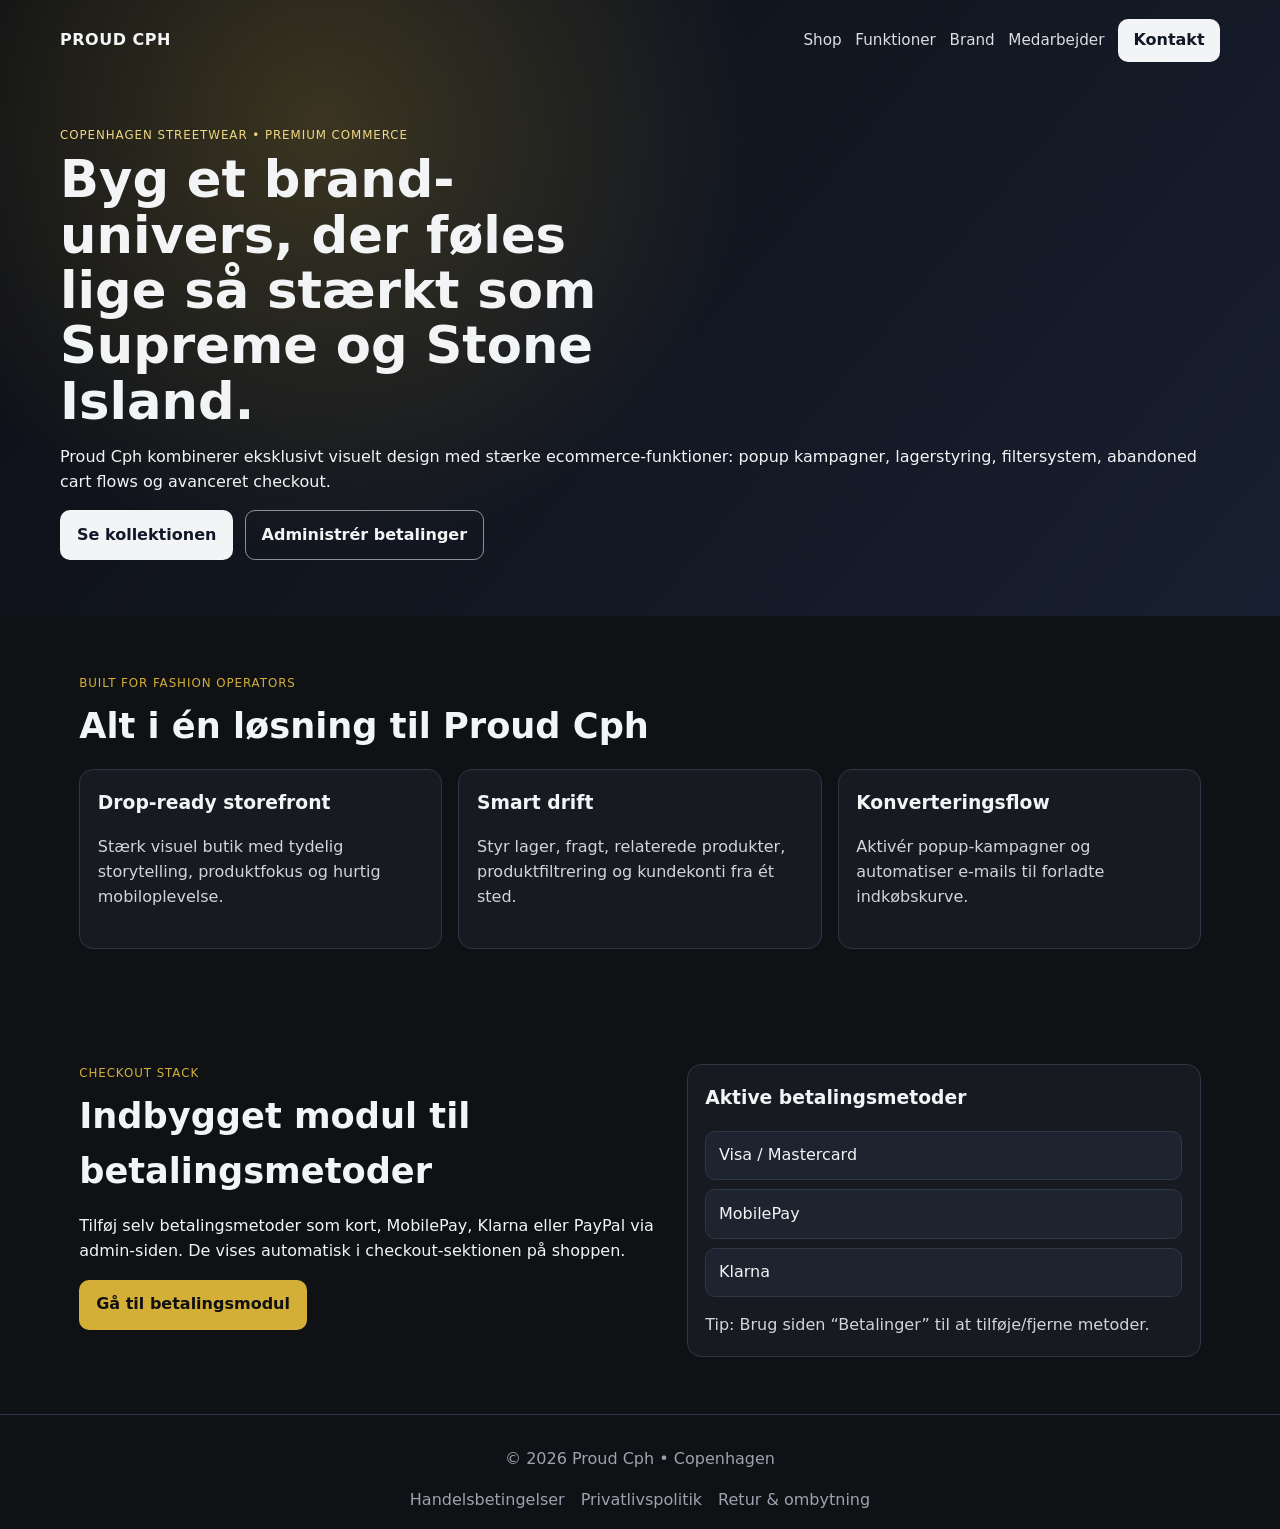
<file: index.html>
<!doctype html>
<html lang="da">
  <head>
    <meta charset="UTF-8" />
    <meta name="viewport" content="width=device-width, initial-scale=1.0" />
    <title>Proud Cph | Premium Streetwear Platform</title>
    <meta name="description" content="Proud Cph er et premium streetwear brand med fokus på kvalitet, drops og en stærk digital købsoplevelse." />
    <meta property="og:title" content="Proud Cph" />
    <meta property="og:description" content="Premium streetwear fra København." />
    <meta property="og:type" content="website" />
    <meta property="og:url" content="https://proudcph.com/" />
    <link rel="canonical" href="https://proudcph.com/" />
    <link rel="manifest" href="site.webmanifest" />
    <link rel="stylesheet" href="styles.css" />
  </head>
  <body>
    <header class="hero hero-image">
      <nav class="nav">
        <a class="logo" href="index.html">Proud Cph</a>
        <div class="nav-actions">
          <a class="nav-link" href="shop.html">Shop</a>
          <a class="nav-link" href="funktioner.html">Funktioner</a>
          <a class="nav-link" href="om-os.html">Brand</a>
          <a class="nav-link" href="medarbejder.html">Medarbejder</a>
          <a class="btn btn-small btn-light" href="kontakt.html">Kontakt</a>
        </div>
      </nav>

      <div class="hero-content">
        <p class="eyebrow">Copenhagen streetwear • premium commerce</p>
        <h1>Byg et brand-univers, der føles lige så stærkt som Supreme og Stone Island.</h1>
        <p>
          Proud Cph kombinerer eksklusivt visuelt design med stærke ecommerce-funktioner:
          popup kampagner, lagerstyring, filtersystem, abandoned cart flows og avanceret checkout.
        </p>
        <div class="hero-cta">
          <a class="btn btn-light" href="shop.html">Se kollektionen</a>
          <a class="btn btn-outline" href="betalinger.html">Administrér betalinger</a>
        </div>
      </div>
    </header>

    <main>
      <section class="section">
        <div class="section-heading">
          <p class="eyebrow dark">Built for fashion operators</p>
          <h2>Alt i én løsning til Proud Cph</h2>
        </div>
        <div class="cards three-up">
          <article class="card feature">
            <h3>Drop-ready storefront</h3>
            <p>Stærk visuel butik med tydelig storytelling, produktfokus og hurtig mobiloplevelse.</p>
          </article>
          <article class="card feature">
            <h3>Smart drift</h3>
            <p>Styr lager, fragt, relaterede produkter, produktfiltrering og kundekonti fra ét sted.</p>
          </article>
          <article class="card feature">
            <h3>Konverteringsflow</h3>
            <p>Aktivér popup-kampagner og automatiser e-mails til forladte indkøbskurve.</p>
          </article>
        </div>
      </section>

      <section class="section split">
        <div>
          <p class="eyebrow dark">Checkout stack</p>
          <h2>Indbygget modul til betalingsmetoder</h2>
          <p>
            Tilføj selv betalingsmetoder som kort, MobilePay, Klarna eller PayPal via admin-siden.
            De vises automatisk i checkout-sektionen på shoppen.
          </p>
          <a class="btn btn-dark" href="betalinger.html">Gå til betalingsmodul</a>
        </div>
        <div class="card payment-preview">
          <h3>Aktive betalingsmetoder</h3>
          <ul id="paymentMethodsPreview" class="method-list"></ul>
          <p class="muted">Tip: Brug siden “Betalinger” til at tilføje/fjerne metoder.</p>
        </div>
      </section>
    </main>

    <footer class="footer">
      <p>© <span id="year"></span> Proud Cph • Copenhagen</p>
      <p class="footer-links">
        <a href="handelsbetingelser.html">Handelsbetingelser</a>
        <a href="privatlivspolitik.html">Privatlivspolitik</a>
        <a href="retur.html">Retur & ombytning</a>
      </p>
    </footer>

    <script src="script.js"></script>
  </body>
</html>
</file>
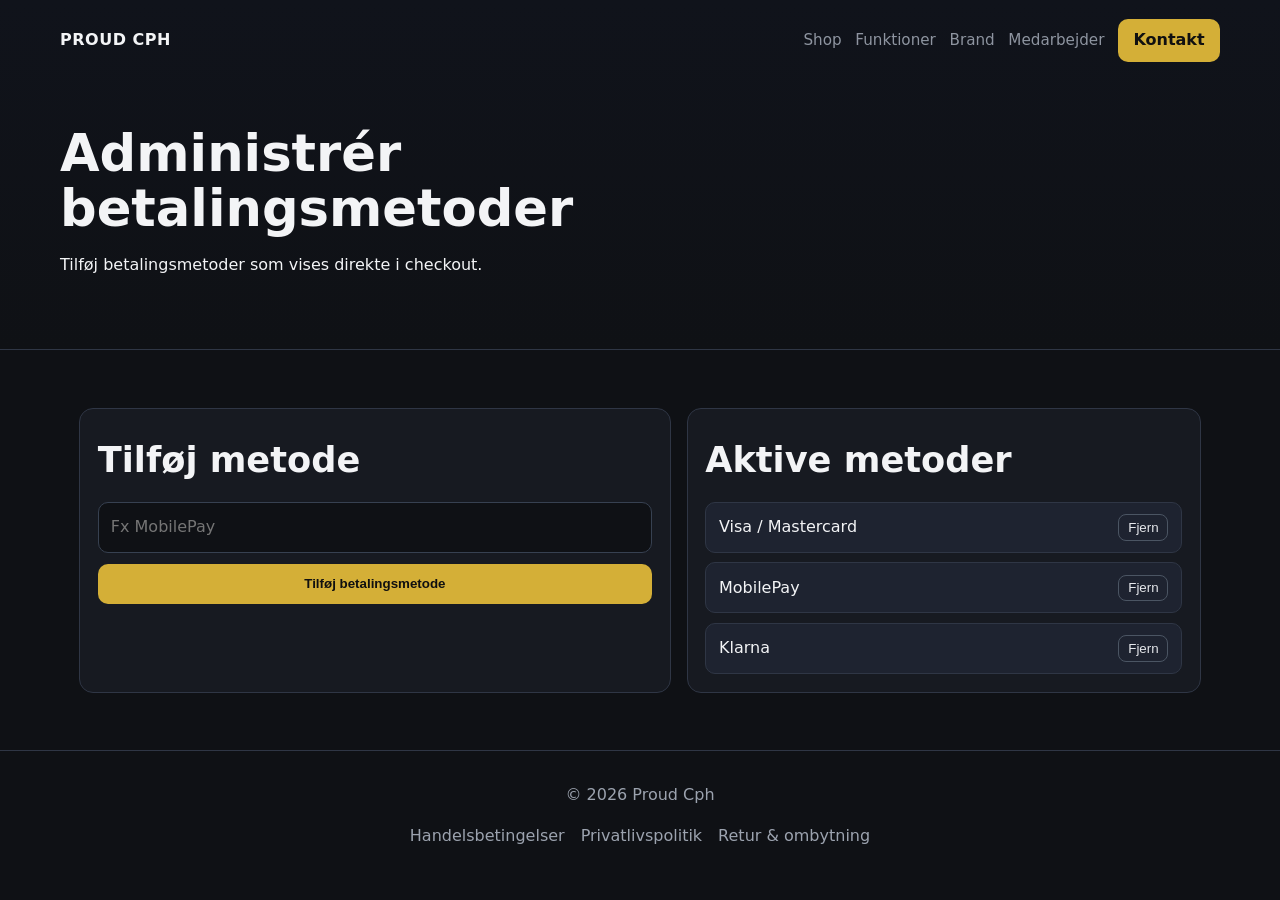
<file: betalinger.html>
<!doctype html>
<html lang="da">
  <head>
    <meta charset="UTF-8" />
    <meta name="viewport" content="width=device-width, initial-scale=1.0" />
    <title>Betalingsmetoder | Proud Cph</title>
    <meta name="description" content="Administrér betalingsmetoder for Proud Cph checkout." />
    <link rel="manifest" href="site.webmanifest" />
    <link rel="stylesheet" href="styles.css" />
  </head>
  <body>
    <header class="sub-hero">
      <nav class="nav nav-light">
        <a class="logo" href="index.html">Proud Cph</a>
        <div class="nav-actions">
          <a class="nav-link dark" href="shop.html">Shop</a>
          <a class="nav-link dark" href="funktioner.html">Funktioner</a>
          <a class="nav-link dark" href="om-os.html">Brand</a>
          <a class="nav-link dark" href="medarbejder.html">Medarbejder</a>
          <a class="btn btn-small btn-dark" href="kontakt.html">Kontakt</a>
        </div>
      </nav>
      <div class="sub-hero-content">
        <h1>Administrér betalingsmetoder</h1>
        <p>Tilføj betalingsmetoder som vises direkte i checkout.</p>
      </div>
    </header>

    <main class="section split">
      <section class="card">
        <h2>Tilføj metode</h2>
        <form id="paymentForm" class="contact-form" onsubmit="return false;">
          <input id="paymentName" type="text" placeholder="Fx MobilePay" required />
          <button id="addPaymentBtn" class="btn btn-dark" type="submit">Tilføj betalingsmetode</button>
          <p class="status" id="paymentStatus"></p>
        </form>
      </section>

      <section class="card">
        <h2>Aktive metoder</h2>
        <ul id="paymentMethodsAdmin" class="method-list"></ul>
      </section>
    </main>

    <footer class="footer">
      <p>© <span id="year"></span> Proud Cph</p>
      <p class="footer-links">
        <a href="handelsbetingelser.html">Handelsbetingelser</a>
        <a href="privatlivspolitik.html">Privatlivspolitik</a>
        <a href="retur.html">Retur & ombytning</a>
      </p>
    </footer>
    <script src="script.js"></script>
  </body>
</html>
</file>
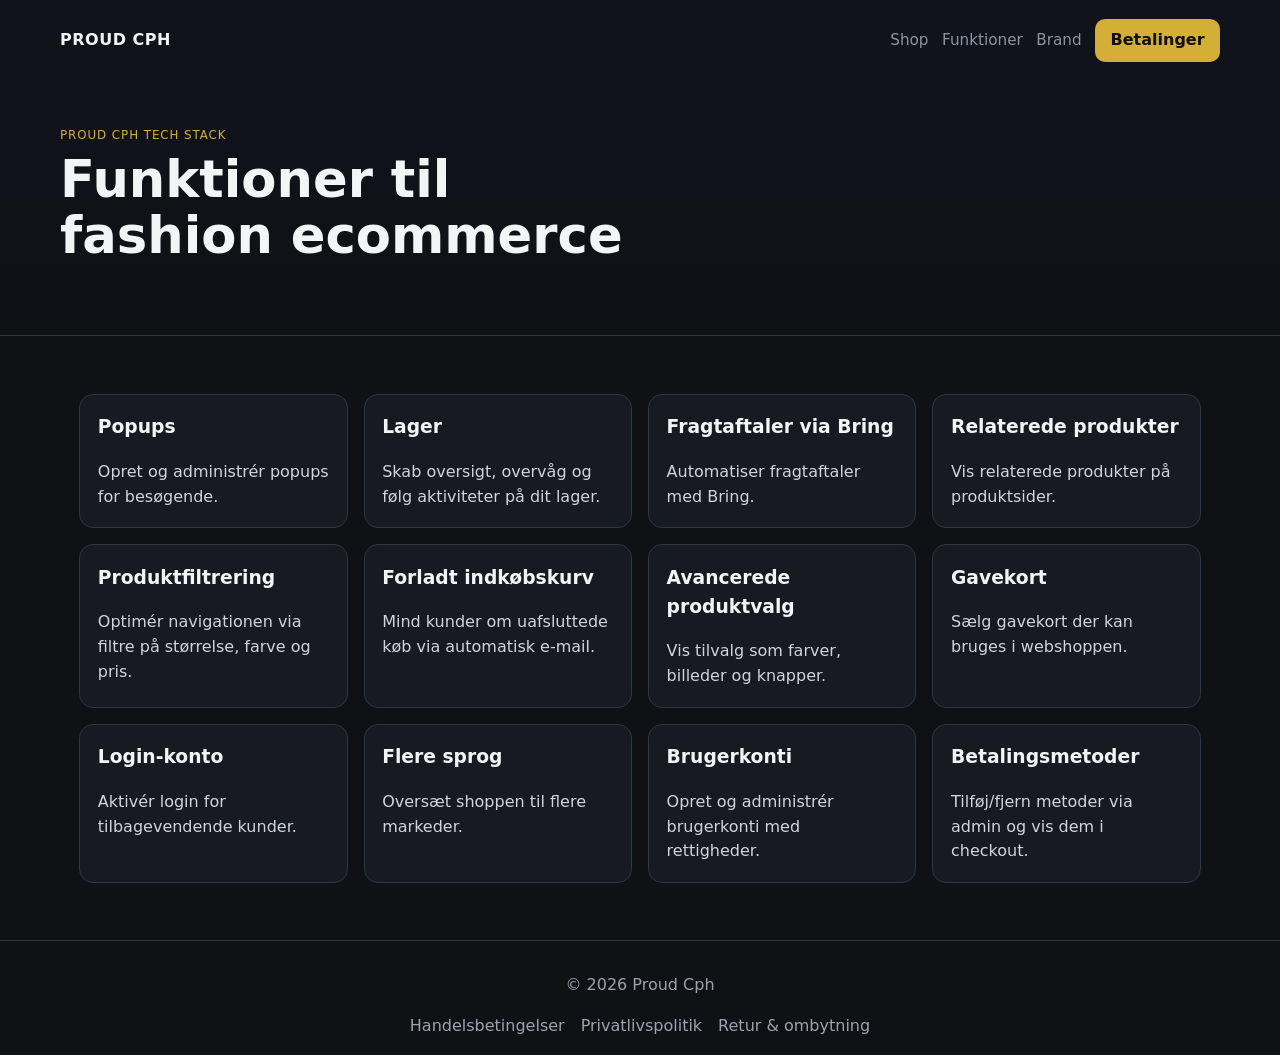
<file: funktioner.html>
<!doctype html>
<html lang="da">
  <head>
    <meta charset="UTF-8" />
    <meta name="viewport" content="width=device-width, initial-scale=1.0" />
    <title>Funktioner | Proud Cph</title>
    <meta name="description" content="Alle ecommerce-funktioner som driver Proud Cph online." />
    <link rel="manifest" href="site.webmanifest" />
    <link rel="stylesheet" href="styles.css" />
  </head>
  <body>
    <header class="sub-hero">
      <nav class="nav nav-light">
        <a class="logo" href="index.html">Proud Cph</a>
        <div class="nav-actions">
          <a class="nav-link dark" href="shop.html">Shop</a>
          <a class="nav-link dark" href="funktioner.html">Funktioner</a>
          <a class="nav-link dark" href="om-os.html">Brand</a>
          <a class="btn btn-small btn-dark" href="betalinger.html">Betalinger</a>
        </div>
      </nav>
      <div class="sub-hero-content">
        <p class="eyebrow dark">Proud Cph tech stack</p>
        <h1>Funktioner til fashion ecommerce</h1>
      </div>
    </header>

    <main class="section">
      <div class="cards">
        <article class="card"><h3>Popups</h3><p>Opret og administrér popups for besøgende.</p></article>
        <article class="card"><h3>Lager</h3><p>Skab oversigt, overvåg og følg aktiviteter på dit lager.</p></article>
        <article class="card"><h3>Fragtaftaler via Bring</h3><p>Automatiser fragtaftaler med Bring.</p></article>
        <article class="card"><h3>Relaterede produkter</h3><p>Vis relaterede produkter på produktsider.</p></article>
        <article class="card"><h3>Produktfiltrering</h3><p>Optimér navigationen via filtre på størrelse, farve og pris.</p></article>
        <article class="card"><h3>Forladt indkøbskurv</h3><p>Mind kunder om uafsluttede køb via automatisk e-mail.</p></article>
        <article class="card"><h3>Avancerede produktvalg</h3><p>Vis tilvalg som farver, billeder og knapper.</p></article>
        <article class="card"><h3>Gavekort</h3><p>Sælg gavekort der kan bruges i webshoppen.</p></article>
        <article class="card"><h3>Login-konto</h3><p>Aktivér login for tilbagevendende kunder.</p></article>
        <article class="card"><h3>Flere sprog</h3><p>Oversæt shoppen til flere markeder.</p></article>
        <article class="card"><h3>Brugerkonti</h3><p>Opret og administrér brugerkonti med rettigheder.</p></article>
        <article class="card"><h3>Betalingsmetoder</h3><p>Tilføj/fjern metoder via admin og vis dem i checkout.</p></article>
      </div>
    </main>

    <footer class="footer">
      <p>© <span id="year"></span> Proud Cph</p>
      <p class="footer-links">
        <a href="handelsbetingelser.html">Handelsbetingelser</a>
        <a href="privatlivspolitik.html">Privatlivspolitik</a>
        <a href="retur.html">Retur & ombytning</a>
      </p>
    </footer>
    <script src="script.js"></script>
  </body>
</html>
</file>
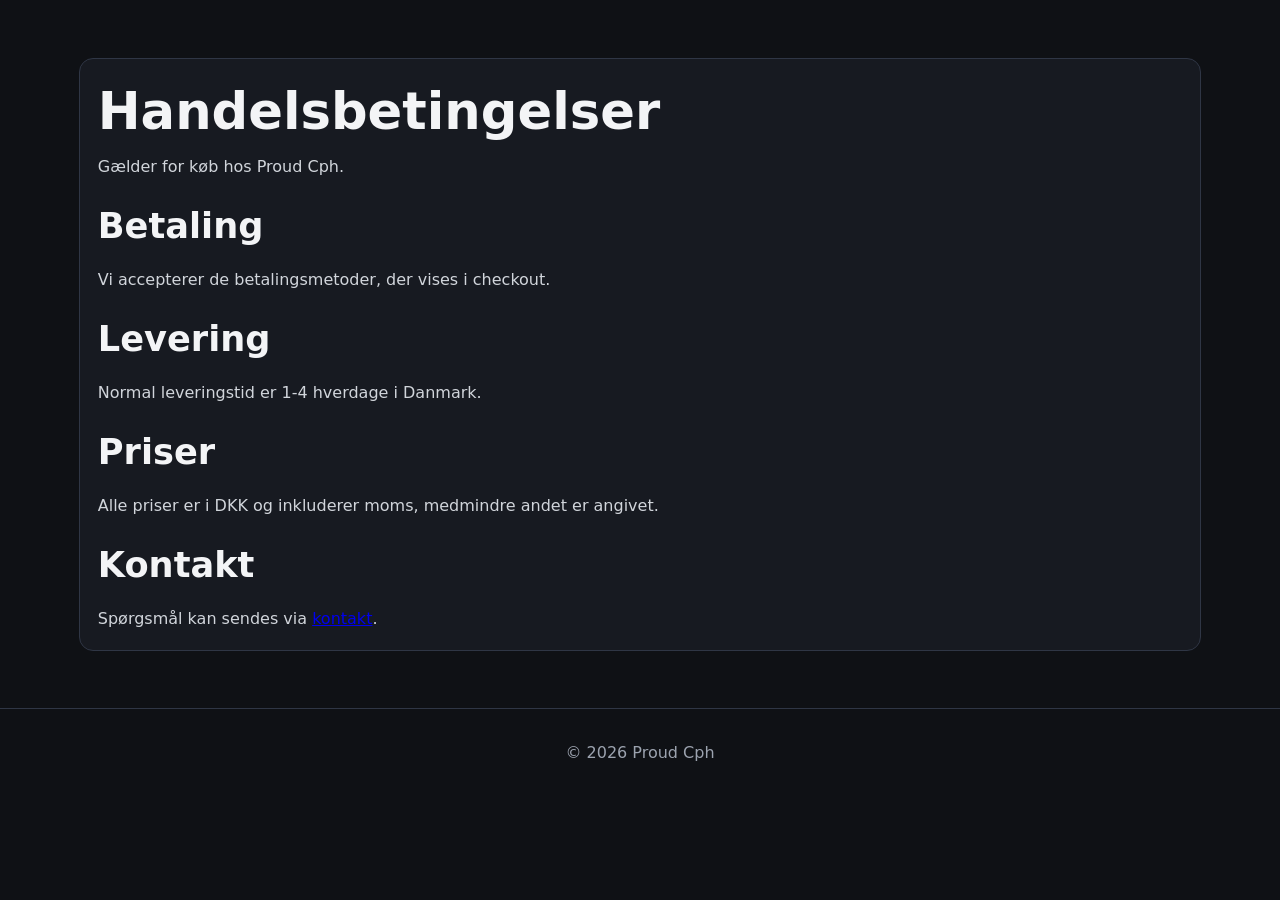
<file: handelsbetingelser.html>
<!doctype html>
<html lang="da">
  <head>
    <meta charset="UTF-8" />
    <meta name="viewport" content="width=device-width, initial-scale=1.0" />
    <title>Handelsbetingelser | Proud Cph</title>
    <meta name="description" content="Handelsbetingelser for køb hos Proud Cph." />
    <link rel="manifest" href="site.webmanifest" />
    <link rel="stylesheet" href="styles.css" />
  </head>
  <body>
    <main class="section">
      <section class="card legal">
        <h1>Handelsbetingelser</h1>
        <p>Gælder for køb hos Proud Cph.</p>
        <h2>Betaling</h2>
        <p>Vi accepterer de betalingsmetoder, der vises i checkout.</p>
        <h2>Levering</h2>
        <p>Normal leveringstid er 1-4 hverdage i Danmark.</p>
        <h2>Priser</h2>
        <p>Alle priser er i DKK og inkluderer moms, medmindre andet er angivet.</p>
        <h2>Kontakt</h2>
        <p>Spørgsmål kan sendes via <a href="kontakt.html">kontakt</a>.</p>
      </section>
    </main>
    <footer class="footer"><p>© <span id="year"></span> Proud Cph</p></footer>
    <script src="script.js"></script>
  </body>
</html>
</file>
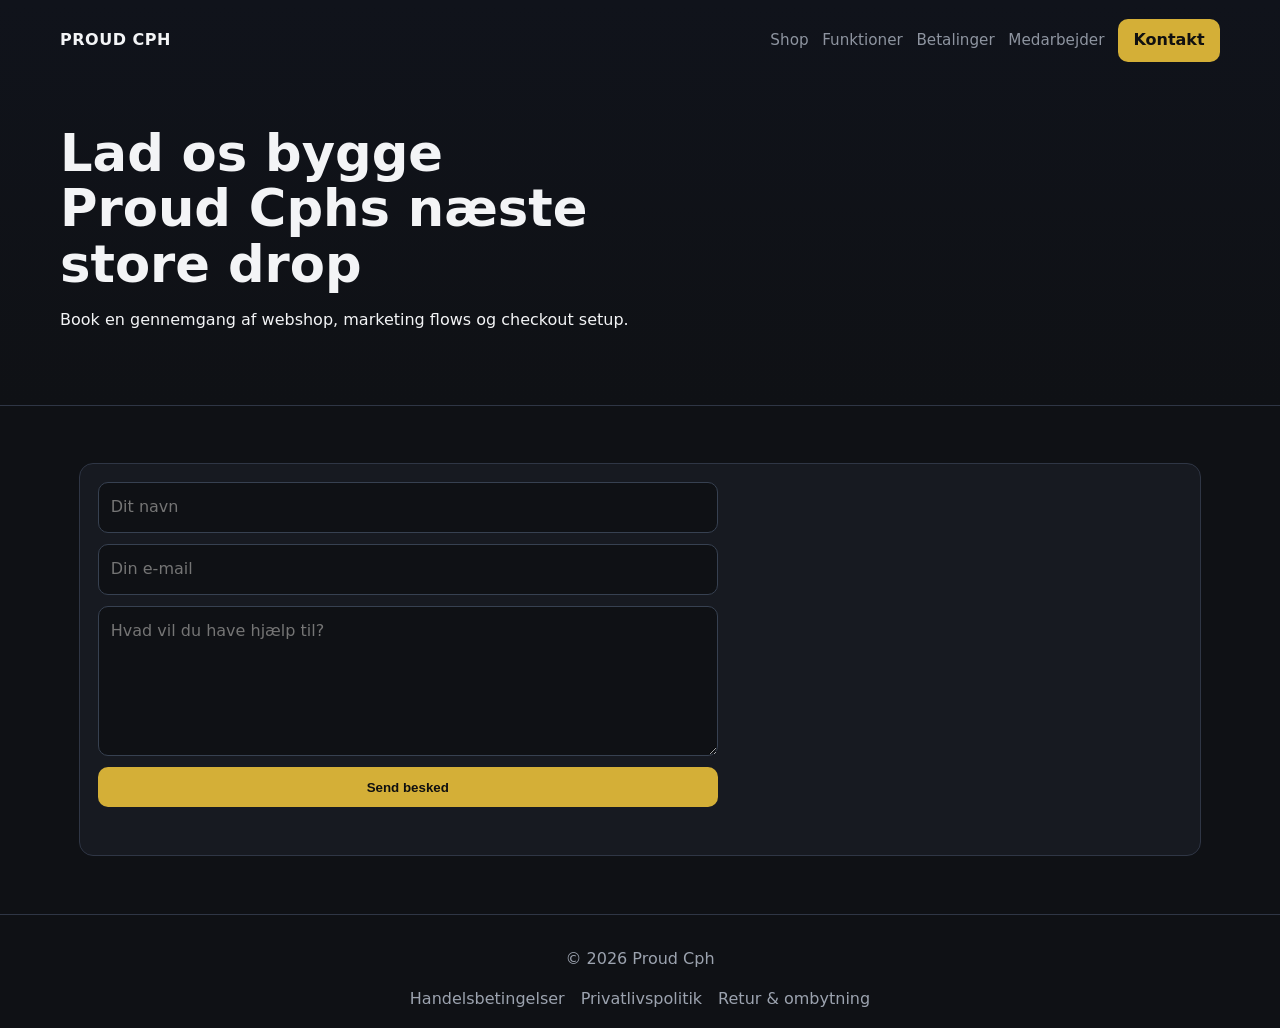
<file: kontakt.html>
<!doctype html>
<html lang="da">
  <head>
    <meta charset="UTF-8" />
    <meta name="viewport" content="width=device-width, initial-scale=1.0" />
    <title>Kontakt | Proud Cph</title>
    <meta name="description" content="Kontakt Proud Cph for samarbejde, support eller pressehenvendelser." />
    <link rel="manifest" href="site.webmanifest" />
    <link rel="stylesheet" href="styles.css" />
  </head>
  <body>
    <header class="sub-hero">
      <nav class="nav nav-light">
        <a class="logo" href="index.html">Proud Cph</a>
        <div class="nav-actions">
          <a class="nav-link dark" href="shop.html">Shop</a>
          <a class="nav-link dark" href="funktioner.html">Funktioner</a>
          <a class="nav-link dark" href="betalinger.html">Betalinger</a>
          <a class="nav-link dark" href="medarbejder.html">Medarbejder</a>
          <a class="btn btn-small btn-dark" href="kontakt.html">Kontakt</a>
        </div>
      </nav>
      <div class="sub-hero-content">
        <h1>Lad os bygge Proud Cphs næste store drop</h1>
        <p>Book en gennemgang af webshop, marketing flows og checkout setup.</p>
      </div>
    </header>

    <main class="section">
      <section class="card">
        <form class="contact-form" onsubmit="return false;">
          <input type="text" id="name" placeholder="Dit navn" required />
          <input type="email" id="email" placeholder="Din e-mail" required />
          <textarea id="message" rows="5" placeholder="Hvad vil du have hjælp til?"></textarea>
          <button class="btn btn-dark" type="submit" id="sendBtn">Send besked</button>
          <p class="status" id="status"></p>
        </form>
      </section>
    </main>

    <footer class="footer">
      <p>© <span id="year"></span> Proud Cph</p>
      <p class="footer-links">
        <a href="handelsbetingelser.html">Handelsbetingelser</a>
        <a href="privatlivspolitik.html">Privatlivspolitik</a>
        <a href="retur.html">Retur & ombytning</a>
      </p>
    </footer>
    <script src="script.js"></script>
  </body>
</html>
</file>
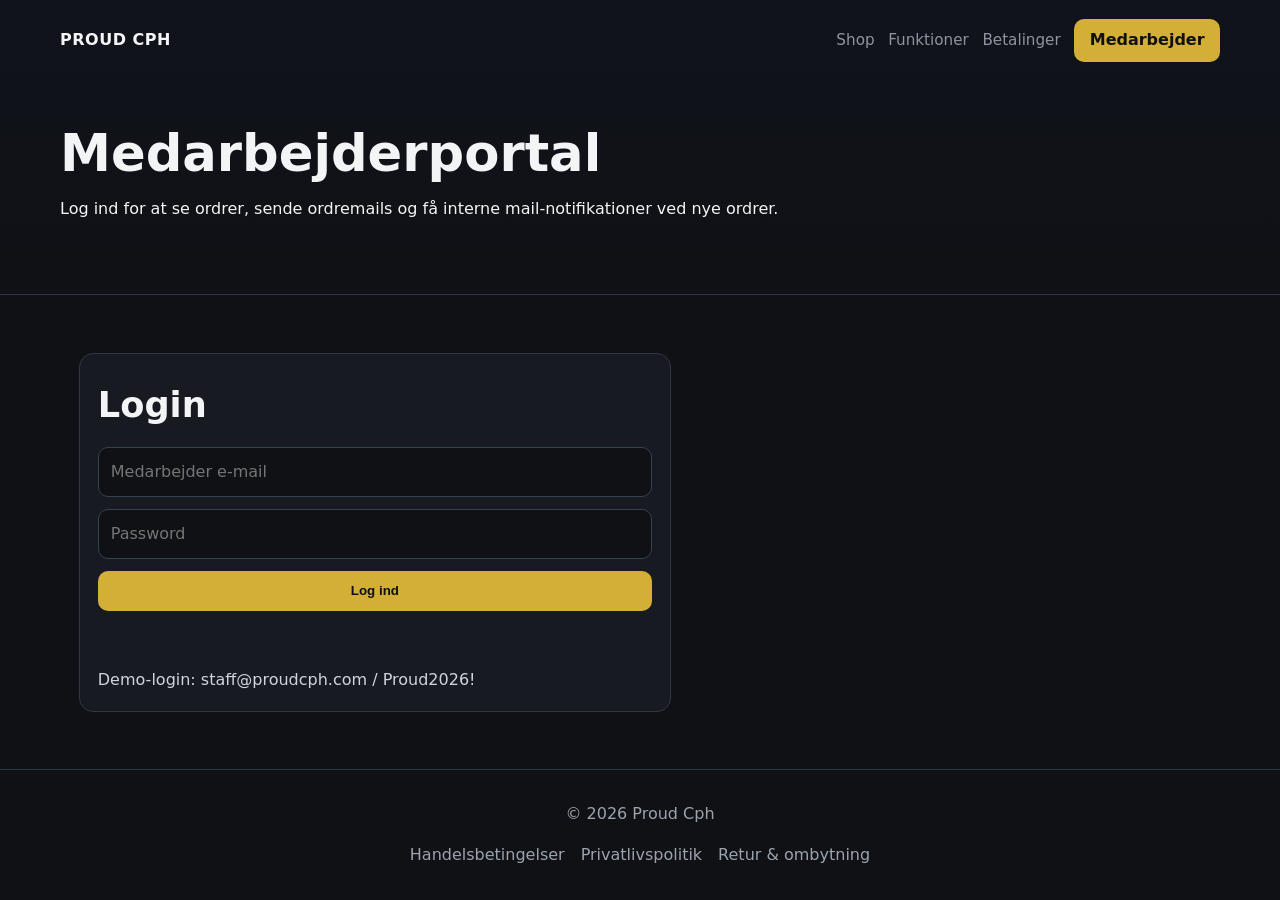
<file: medarbejder.html>
<!doctype html>
<html lang="da">
  <head>
    <meta charset="UTF-8" />
    <meta name="viewport" content="width=device-width, initial-scale=1.0" />
    <title>Medarbejderportal | Proud Cph</title>
    <meta name="description" content="Intern medarbejderportal til ordreoverblik og mail-udsendelser." />
    <link rel="manifest" href="site.webmanifest" />
    <link rel="stylesheet" href="styles.css" />
  </head>
  <body>
    <header class="sub-hero">
      <nav class="nav nav-light">
        <a class="logo" href="index.html">Proud Cph</a>
        <div class="nav-actions">
          <a class="nav-link dark" href="shop.html">Shop</a>
          <a class="nav-link dark" href="funktioner.html">Funktioner</a>
          <a class="nav-link dark" href="betalinger.html">Betalinger</a>
          <a class="btn btn-small btn-dark" href="medarbejder.html">Medarbejder</a>
        </div>
      </nav>
      <div class="sub-hero-content">
        <h1>Medarbejderportal</h1>
        <p>Log ind for at se ordrer, sende ordremails og få interne mail-notifikationer ved nye ordrer.</p>
      </div>
    </header>

    <main class="section split">
      <section class="card" id="employeeLoginCard">
        <h2>Login</h2>
        <form id="employeeLoginForm" class="contact-form" onsubmit="return false;">
          <input type="email" id="employeeEmail" placeholder="Medarbejder e-mail" required />
          <input type="password" id="employeePassword" placeholder="Password" required />
          <button class="btn btn-dark" type="submit">Log ind</button>
          <p class="status" id="employeeLoginStatus"></p>
          <p class="muted">Demo-login: staff@proudcph.com / Proud2026!</p>
        </form>
      </section>

      <section class="card hidden" id="employeeDashboard">
        <div class="dashboard-head">
          <h2>Ordreoversigt</h2>
          <button class="remove-btn" type="button" id="employeeLogoutBtn">Log ud</button>
        </div>
        <div class="table-wrap">
          <table class="order-table">
            <thead>
              <tr>
                <th>Ordre</th>
                <th>Kunde</th>
                <th>Total</th>
                <th>Status</th>
                <th>Mail</th>
              </tr>
            </thead>
            <tbody id="employeeOrdersBody"></tbody>
          </table>
        </div>
        
        <section class="card" id="notifySettingsCard">
          <h3>Mail-notifikationer</h3>
          <form id="notifyEmailForm" class="contact-form" onsubmit="return false;">
            <input type="email" id="notifyEmailInput" placeholder="Notifikationsmail (fx ops@proudcph.com)" required />
            <button class="btn btn-dark" type="submit">Gem notifikationsmail</button>
            <p class="status" id="notifyEmailStatus"></p>
          </form>
        </section>

        <div class="dashboard-actions">
          <button class="btn btn-dark" type="button" id="sendAllOrderMailsBtn">Send alle ordremails</button>
          <p class="status" id="employeeMailStatus"></p>
        </div>
        <h3>Mail-log</h3>
        <ul class="method-list" id="employeeMailLog"></ul>
      </section>
    </main>

    <footer class="footer">
      <p>© <span id="year"></span> Proud Cph</p>
      <p class="footer-links">
        <a href="handelsbetingelser.html">Handelsbetingelser</a>
        <a href="privatlivspolitik.html">Privatlivspolitik</a>
        <a href="retur.html">Retur & ombytning</a>
      </p>
    </footer>

    <script src="script.js"></script>
  </body>
</html>
</file>
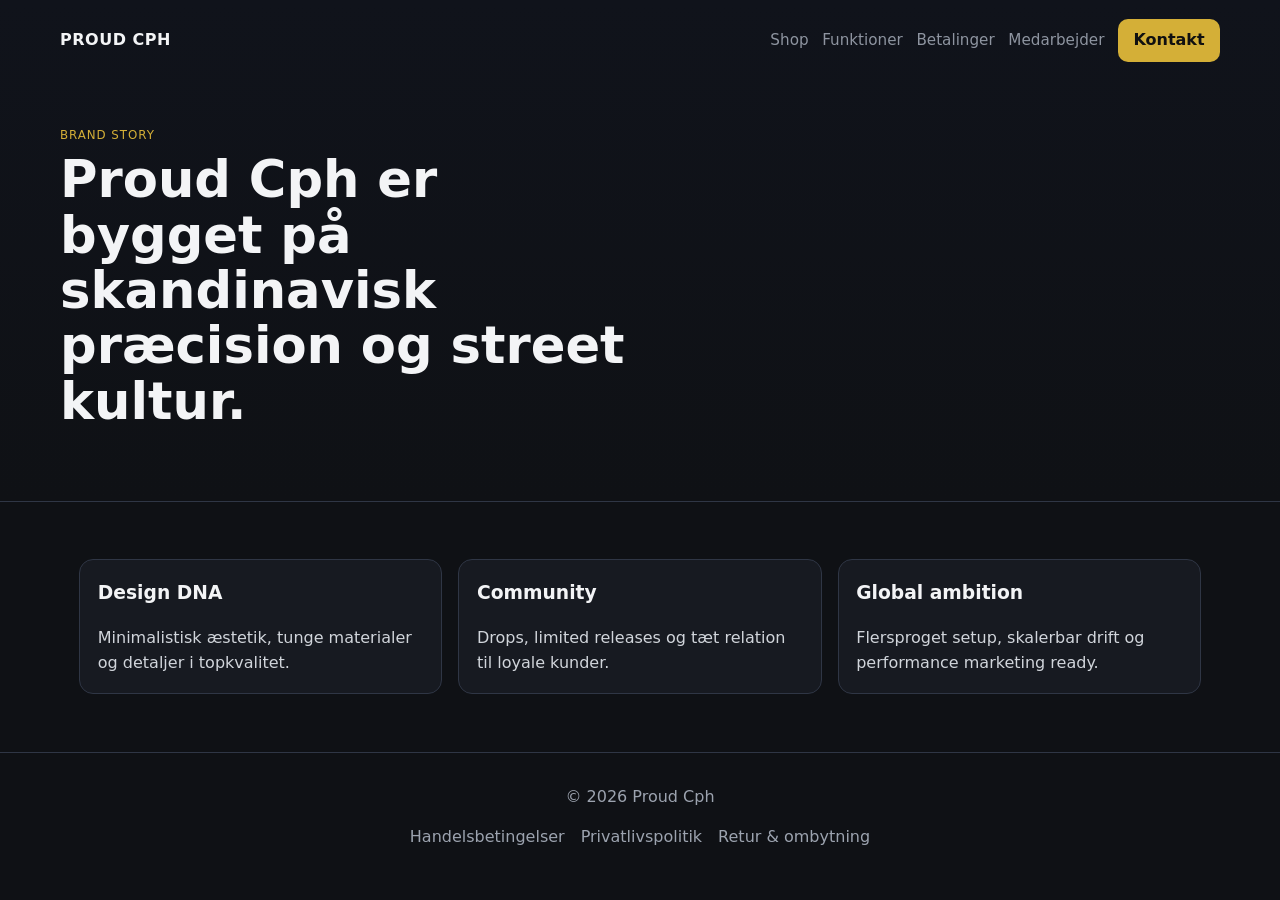
<file: om-os.html>
<!doctype html>
<html lang="da">
  <head>
    <meta charset="UTF-8" />
    <meta name="viewport" content="width=device-width, initial-scale=1.0" />
    <title>Brand | Proud Cph</title>
    <meta name="description" content="Historien bag Proud Cph og vores brand-DNA." />
    <link rel="manifest" href="site.webmanifest" />
    <link rel="stylesheet" href="styles.css" />
  </head>
  <body>
    <header class="sub-hero">
      <nav class="nav nav-light">
        <a class="logo" href="index.html">Proud Cph</a>
        <div class="nav-actions">
          <a class="nav-link dark" href="shop.html">Shop</a>
          <a class="nav-link dark" href="funktioner.html">Funktioner</a>
          <a class="nav-link dark" href="betalinger.html">Betalinger</a>
          <a class="nav-link dark" href="medarbejder.html">Medarbejder</a>
          <a class="btn btn-small btn-dark" href="kontakt.html">Kontakt</a>
        </div>
      </nav>
      <div class="sub-hero-content">
        <p class="eyebrow dark">Brand story</p>
        <h1>Proud Cph er bygget på skandinavisk præcision og street kultur.</h1>
      </div>
    </header>

    <main class="section">
      <div class="cards three-up">
        <article class="card"><h3>Design DNA</h3><p>Minimalistisk æstetik, tunge materialer og detaljer i topkvalitet.</p></article>
        <article class="card"><h3>Community</h3><p>Drops, limited releases og tæt relation til loyale kunder.</p></article>
        <article class="card"><h3>Global ambition</h3><p>Flersproget setup, skalerbar drift og performance marketing ready.</p></article>
      </div>
    </main>

    <footer class="footer">
      <p>© <span id="year"></span> Proud Cph</p>
      <p class="footer-links">
        <a href="handelsbetingelser.html">Handelsbetingelser</a>
        <a href="privatlivspolitik.html">Privatlivspolitik</a>
        <a href="retur.html">Retur & ombytning</a>
      </p>
    </footer>
    <script src="script.js"></script>
  </body>
</html>
</file>
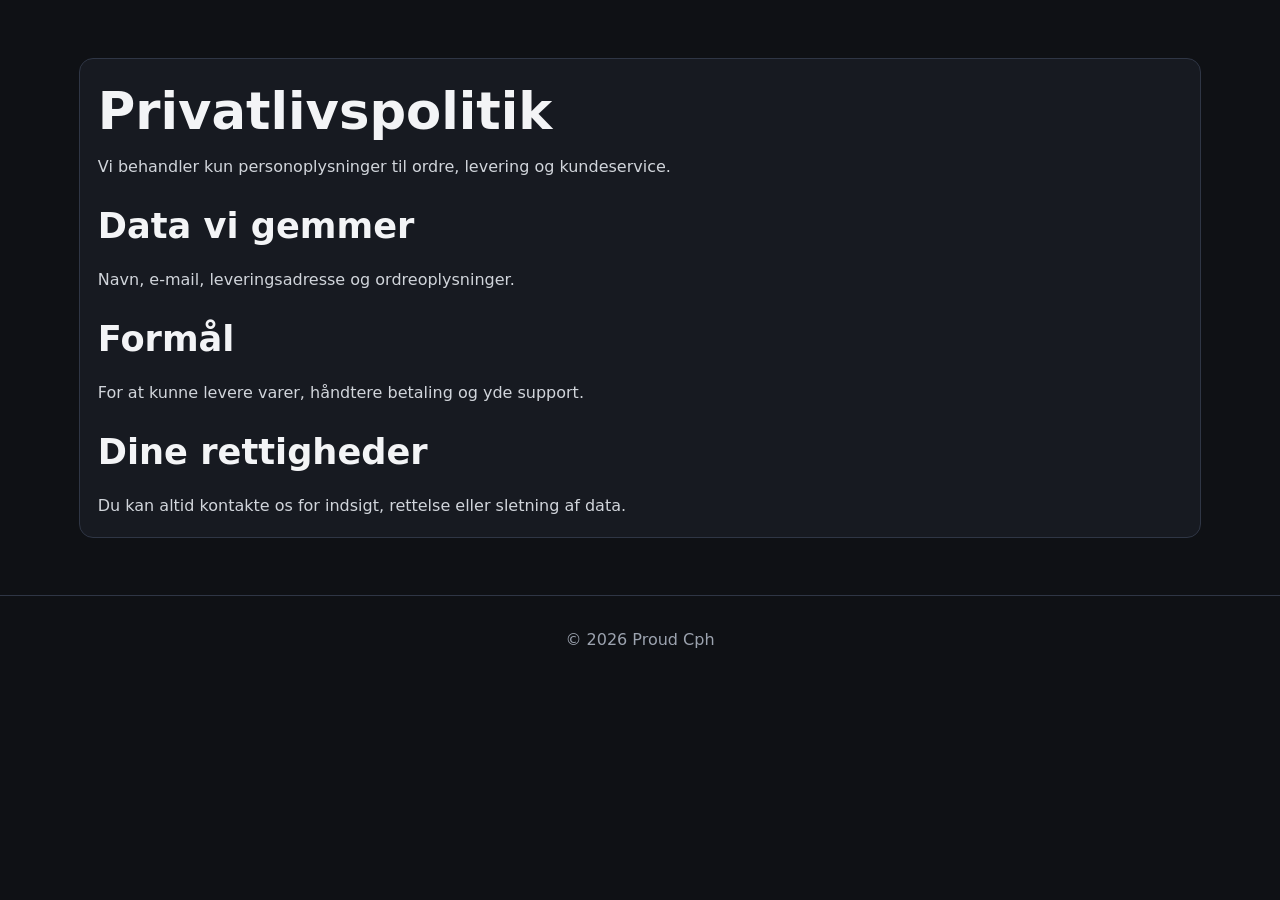
<file: privatlivspolitik.html>
<!doctype html>
<html lang="da">
  <head>
    <meta charset="UTF-8" />
    <meta name="viewport" content="width=device-width, initial-scale=1.0" />
    <title>Privatlivspolitik | Proud Cph</title>
    <meta name="description" content="Privatlivspolitik for Proud Cph." />
    <link rel="manifest" href="site.webmanifest" />
    <link rel="stylesheet" href="styles.css" />
  </head>
  <body>
    <main class="section">
      <section class="card legal">
        <h1>Privatlivspolitik</h1>
        <p>Vi behandler kun personoplysninger til ordre, levering og kundeservice.</p>
        <h2>Data vi gemmer</h2>
        <p>Navn, e-mail, leveringsadresse og ordreoplysninger.</p>
        <h2>Formål</h2>
        <p>For at kunne levere varer, håndtere betaling og yde support.</p>
        <h2>Dine rettigheder</h2>
        <p>Du kan altid kontakte os for indsigt, rettelse eller sletning af data.</p>
      </section>
    </main>
    <footer class="footer"><p>© <span id="year"></span> Proud Cph</p></footer>
    <script src="script.js"></script>
  </body>
</html>
</file>
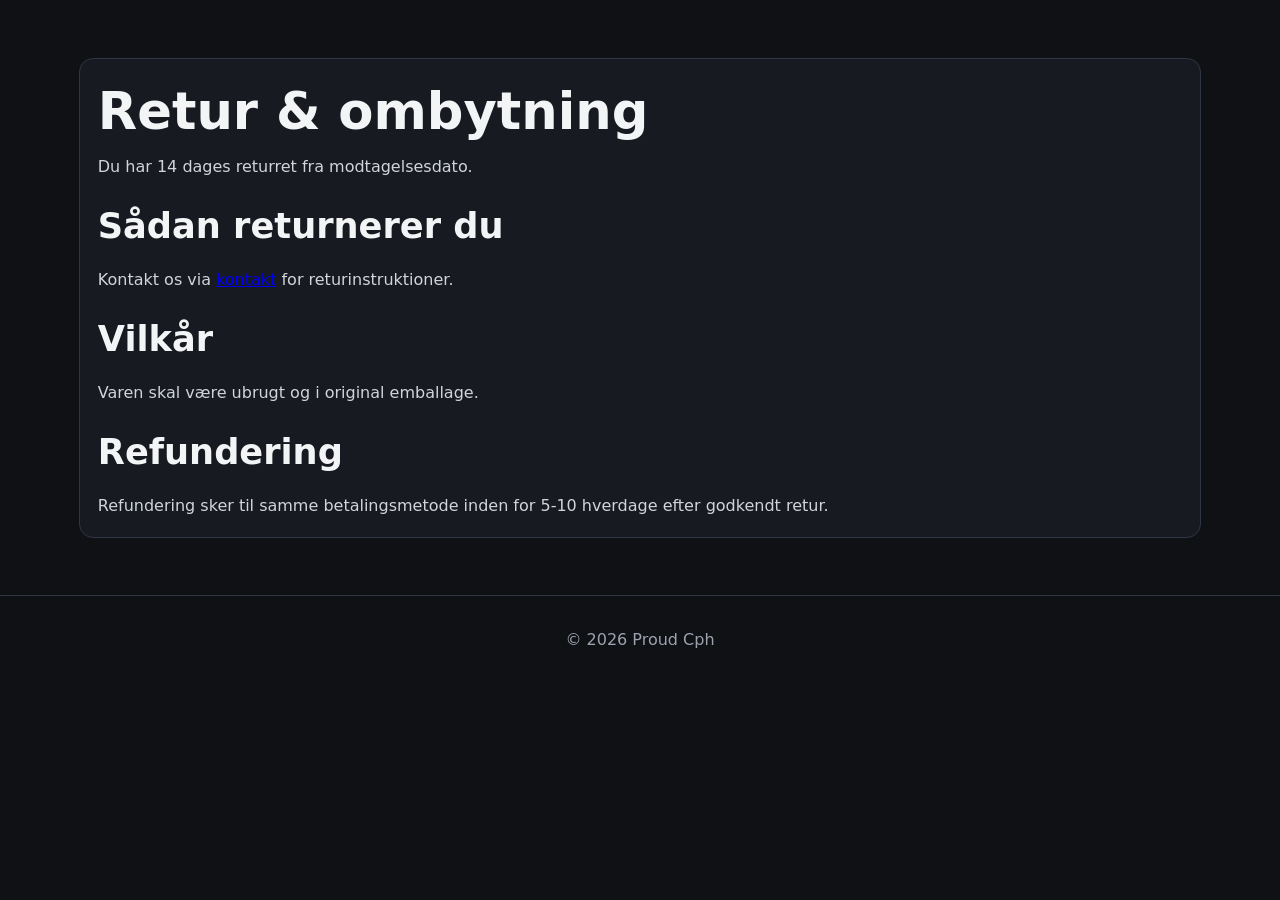
<file: retur.html>
<!doctype html>
<html lang="da">
  <head>
    <meta charset="UTF-8" />
    <meta name="viewport" content="width=device-width, initial-scale=1.0" />
    <title>Retur & ombytning | Proud Cph</title>
    <meta name="description" content="Retur- og ombytningspolitik for Proud Cph." />
    <link rel="manifest" href="site.webmanifest" />
    <link rel="stylesheet" href="styles.css" />
  </head>
  <body>
    <main class="section">
      <section class="card legal">
        <h1>Retur & ombytning</h1>
        <p>Du har 14 dages returret fra modtagelsesdato.</p>
        <h2>Sådan returnerer du</h2>
        <p>Kontakt os via <a href="kontakt.html">kontakt</a> for returinstruktioner.</p>
        <h2>Vilkår</h2>
        <p>Varen skal være ubrugt og i original emballage.</p>
        <h2>Refundering</h2>
        <p>Refundering sker til samme betalingsmetode inden for 5-10 hverdage efter godkendt retur.</p>
      </section>
    </main>
    <footer class="footer"><p>© <span id="year"></span> Proud Cph</p></footer>
    <script src="script.js"></script>
  </body>
</html>
</file>
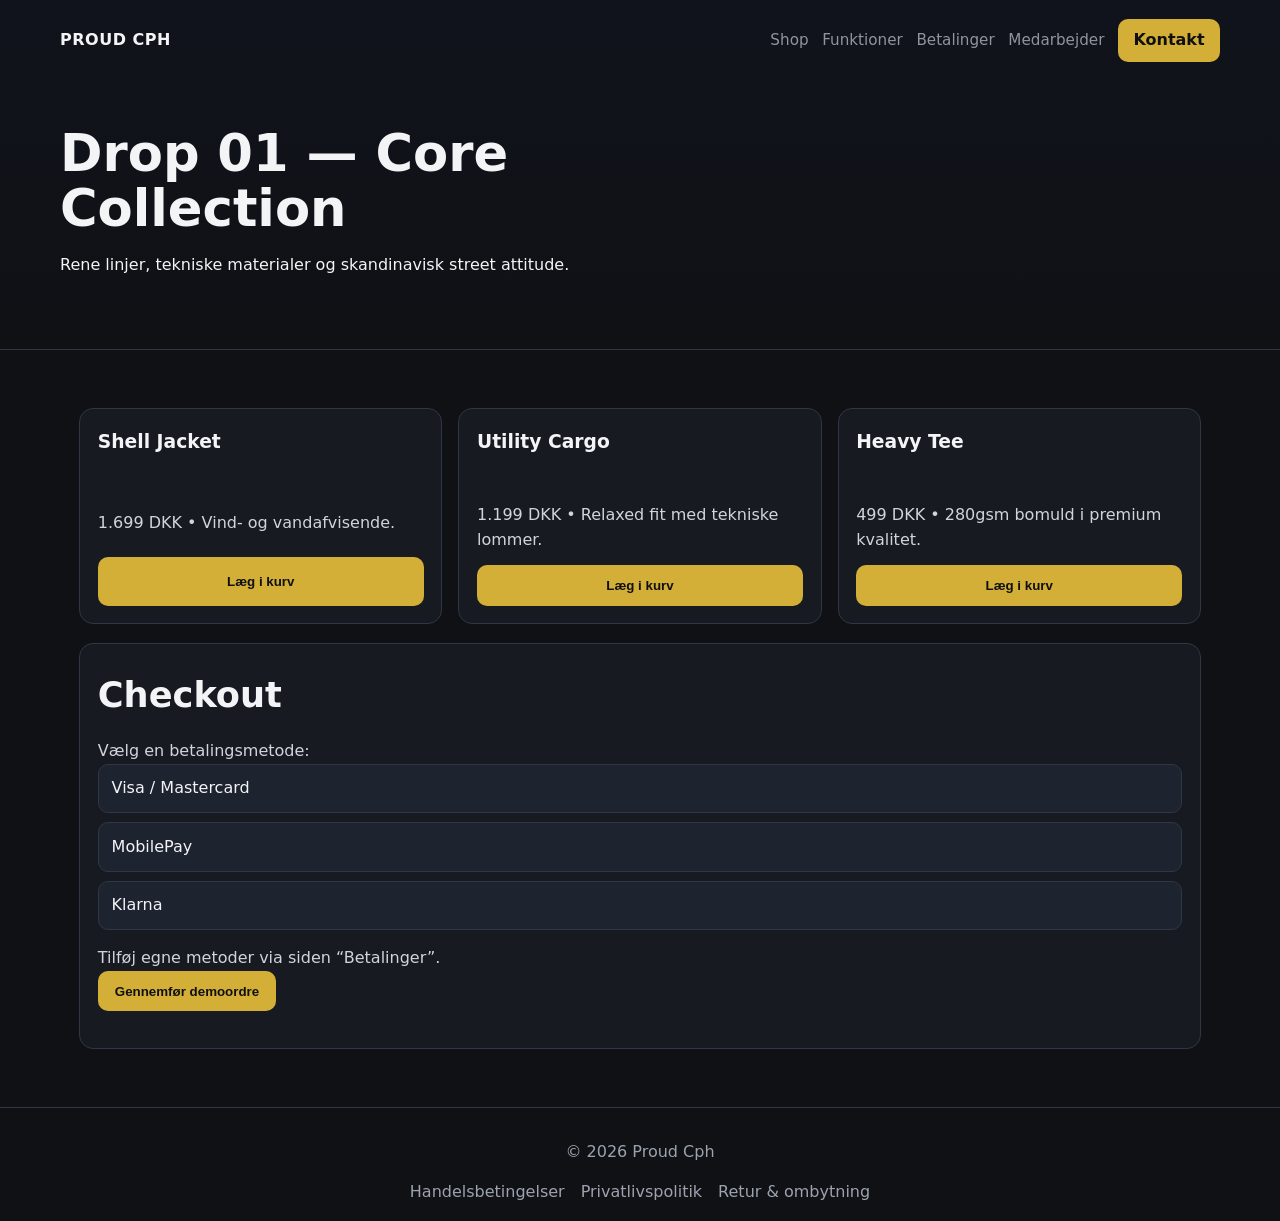
<file: shop.html>
<!doctype html>
<html lang="da">
  <head>
    <meta charset="UTF-8" />
    <meta name="viewport" content="width=device-width, initial-scale=1.0" />
    <title>Shop | Proud Cph</title>
    <meta name="description" content="Shop Proud Cphs nyeste streetwear drops i premium kvalitet." />
    <link rel="manifest" href="site.webmanifest" />
    <link rel="stylesheet" href="styles.css" />
  </head>
  <body>
    <header class="sub-hero">
      <nav class="nav nav-light">
        <a class="logo" href="index.html">Proud Cph</a>
        <div class="nav-actions">
          <a class="nav-link dark" href="shop.html">Shop</a>
          <a class="nav-link dark" href="funktioner.html">Funktioner</a>
          <a class="nav-link dark" href="betalinger.html">Betalinger</a>
          <a class="nav-link dark" href="medarbejder.html">Medarbejder</a>
          <a class="btn btn-small btn-dark" href="kontakt.html">Kontakt</a>
        </div>
      </nav>
      <div class="sub-hero-content">
        <h1>Drop 01 — Core Collection</h1>
        <p>Rene linjer, tekniske materialer og skandinavisk street attitude.</p>
      </div>
    </header>

    <main class="section">
      <div class="cards three-up">
        <article class="card product-card"><h3>Shell Jacket</h3><p>1.699 DKK • Vind- og vandafvisende.</p><button class="btn btn-dark">Læg i kurv</button></article>
        <article class="card product-card"><h3>Utility Cargo</h3><p>1.199 DKK • Relaxed fit med tekniske lommer.</p><button class="btn btn-dark">Læg i kurv</button></article>
        <article class="card product-card"><h3>Heavy Tee</h3><p>499 DKK • 280gsm bomuld i premium kvalitet.</p><button class="btn btn-dark">Læg i kurv</button></article>
      </div>

      <section class="checkout card">
        <h2>Checkout</h2>
        <p>Vælg en betalingsmetode:</p>
        <ul id="paymentMethodsCheckout" class="method-list"></ul>
        <p class="muted">Tilføj egne metoder via siden “Betalinger”.</p>
        <button class="btn btn-dark" type="button" id="placeDemoOrderBtn">Gennemfør demoordre</button>
        <p class="status" id="orderStatus"></p>
      </section>
    </main>

    <footer class="footer">
      <p>© <span id="year"></span> Proud Cph</p>
      <p class="footer-links">
        <a href="handelsbetingelser.html">Handelsbetingelser</a>
        <a href="privatlivspolitik.html">Privatlivspolitik</a>
        <a href="retur.html">Retur & ombytning</a>
      </p>
    </footer>
    <script src="script.js"></script>
  </body>
</html>
</file>
<file: styles.css>
:root {
  --bg: #0f1115;
  --panel: #171a21;
  --panel-soft: #1e2330;
  --text: #f3f4f6;
  --muted: #9ca3af;
  --line: #2f3645;
  --accent: #d4af37;
  --accent-soft: #f0d782;
  --max-width: 1160px;
}

* { box-sizing: border-box; }

body {
  margin: 0;
  font-family: Inter, system-ui, -apple-system, Segoe UI, Roboto, Arial, sans-serif;
  background: var(--bg);
  color: var(--text);
  line-height: 1.55;
}

.hero,
.sub-hero {
  padding: 1.2rem 1.2rem 3.5rem;
}

.hero-image {
  background: radial-gradient(circle at 25% 20%, rgba(212, 175, 55, 0.22), transparent 40%),
    linear-gradient(130deg, #0d0f14 0%, #131824 60%, #181f30 100%);
}

.sub-hero {
  background: linear-gradient(180deg, #10131b 0%, #0f1115 100%);
  border-bottom: 1px solid var(--line);
}

.nav {
  max-width: var(--max-width);
  margin: 0 auto;
  display: flex;
  align-items: center;
  justify-content: space-between;
  gap: 1rem;
}

.logo {
  color: var(--text);
  text-decoration: none;
  font-weight: 800;
  letter-spacing: 0.5px;
  text-transform: uppercase;
}

.nav-actions {
  display: flex;
  gap: 0.85rem;
  align-items: center;
  flex-wrap: wrap;
}

.nav-link {
  color: var(--text);
  text-decoration: none;
  opacity: 0.9;
  font-size: 0.95rem;
}

.nav-link.dark { color: var(--muted); }
.nav-link:hover { opacity: 1; }

.hero-content,
.sub-hero-content {
  max-width: var(--max-width);
  margin: 4rem auto 0;
}

h1 {
  font-size: clamp(2rem, 4vw, 3.5rem);
  line-height: 1.08;
  max-width: 16ch;
  margin: 0.5rem 0 1rem;
}

h2 {
  font-size: clamp(1.6rem, 3vw, 2.2rem);
  margin: 0.4rem 0 0.9rem;
}

.eyebrow {
  margin: 0;
  text-transform: uppercase;
  letter-spacing: 0.08em;
  font-size: 0.74rem;
  color: var(--accent-soft);
}

.eyebrow.dark { color: var(--accent); }

.section {
  max-width: var(--max-width);
  margin: 0 auto;
  padding: 3.6rem 1.2rem;
}

.section-heading { margin-bottom: 1rem; }

.cards {
  display: grid;
  grid-template-columns: repeat(auto-fit, minmax(220px, 1fr));
  gap: 1rem;
}

.three-up { grid-template-columns: repeat(auto-fit, minmax(250px, 1fr)); }

.card {
  background: var(--panel);
  border: 1px solid var(--line);
  border-radius: 14px;
  padding: 1.1rem;
}

.card h3 { margin-top: 0; }
.card p { margin-bottom: 0; color: #d1d5db; }

.feature { min-height: 180px; }

.split {
  display: grid;
  grid-template-columns: 1.15fr 1fr;
  gap: 1rem;
}

.btn {
  border: 1px solid transparent;
  border-radius: 10px;
  padding: 0.72rem 1rem;
  font-weight: 700;
  text-decoration: none;
  cursor: pointer;
  display: inline-block;
}

.btn-light {
  background: var(--text);
  color: #111827;
}

.btn-dark {
  background: var(--accent);
  color: #101010;
}

.btn-outline {
  border-color: #f8fafc88;
  color: var(--text);
  background: transparent;
}

.btn-small {
  padding: 0.5rem 0.9rem;
}

.hero-cta {
  display: flex;
  flex-wrap: wrap;
  gap: 0.7rem;
  margin-top: 1rem;
}

.product-card { display: grid; gap: 0.8rem; }
.checkout { margin-top: 1.2rem; }

.method-list {
  list-style: none;
  padding: 0;
  margin: 0;
  display: grid;
  gap: 0.6rem;
}

.method-item {
  background: var(--panel-soft);
  border: 1px solid var(--line);
  border-radius: 10px;
  padding: 0.7rem 0.8rem;
  display: flex;
  justify-content: space-between;
  align-items: center;
  gap: 0.8rem;
}

.remove-btn {
  border: 1px solid #4b5563;
  background: transparent;
  color: #e5e7eb;
  border-radius: 8px;
  padding: 0.3rem 0.55rem;
  cursor: pointer;
}

input,
textarea {
  width: 100%;
  border-radius: 10px;
  border: 1px solid #374151;
  background: #0f1115;
  color: var(--text);
  font: inherit;
  padding: 0.75rem;
}

.contact-form {
  display: grid;
  gap: 0.7rem;
  max-width: 620px;
}

.status { margin: 0; min-height: 1.2rem; color: var(--accent-soft); }
.muted { color: var(--muted); }

.footer {
  border-top: 1px solid var(--line);
  text-align: center;
  color: var(--muted);
  padding: 1rem;
}

@media (max-width: 900px) {
  .split { grid-template-columns: 1fr; }
}

.footer-links {
  display: flex;
  gap: 1rem;
  justify-content: center;
  flex-wrap: wrap;
  margin: 0.4rem 0 0;
}

.footer-links a {
  color: var(--muted);
  text-decoration: none;
}

.footer-links a:hover {
  color: var(--text);
}

.legal h2 {
  margin-top: 1.2rem;
}

.legal p {
  margin-top: 0.4rem;
}

.hidden {
  display: none;
}

.dashboard-head {
  display: flex;
  justify-content: space-between;
  align-items: center;
  gap: 1rem;
}

.table-wrap {
  overflow-x: auto;
}

.order-table {
  width: 100%;
  border-collapse: collapse;
  margin-top: 0.6rem;
}

.order-table th,
.order-table td {
  border-bottom: 1px solid var(--line);
  text-align: left;
  padding: 0.7rem 0.4rem;
  white-space: nowrap;
}

.dashboard-actions {
  margin: 0.9rem 0;
  display: grid;
  gap: 0.5rem;
}
</file>
